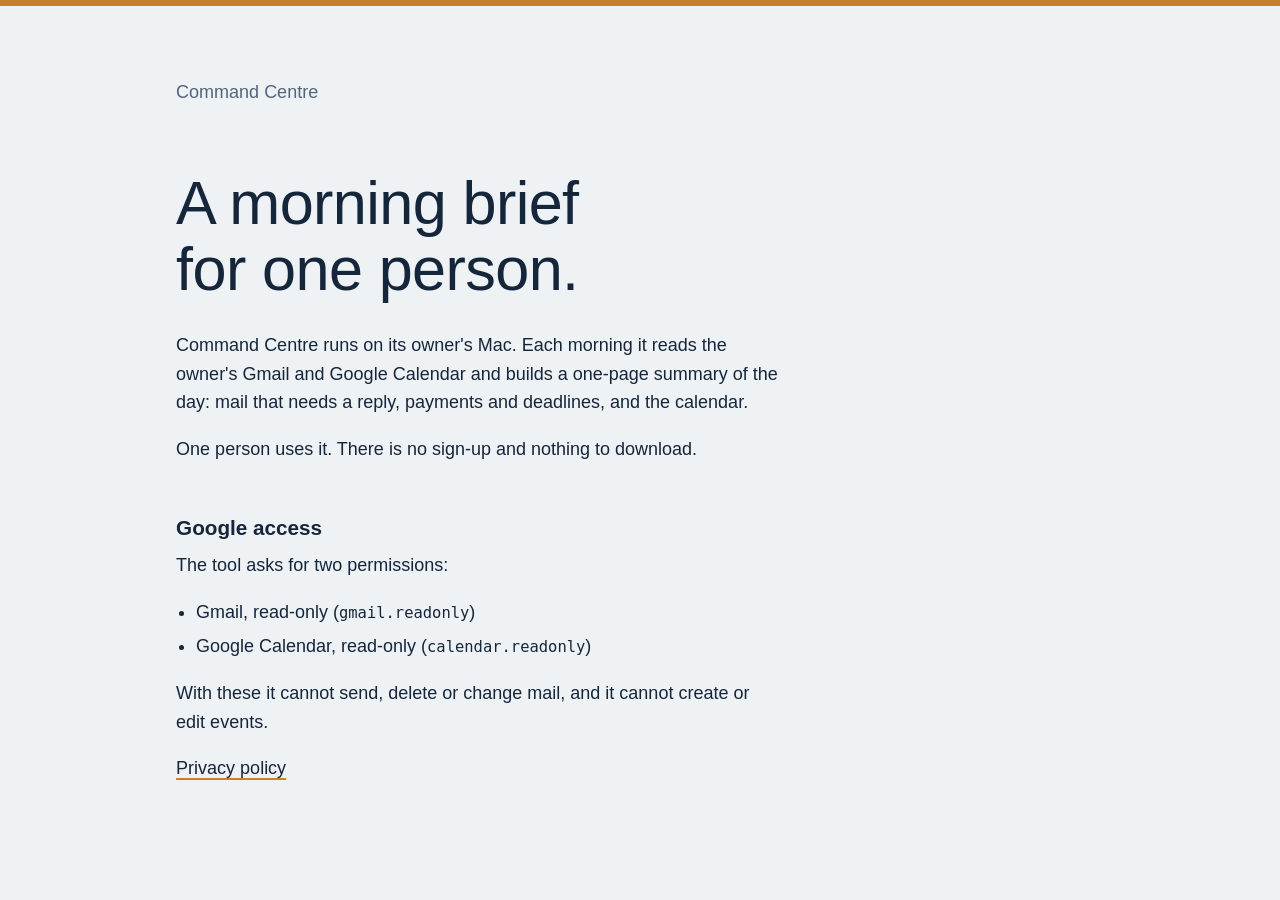
<file: index.html>
<!doctype html>
<html lang="en">
<head>
<meta charset="utf-8">
<meta name="viewport" content="width=device-width, initial-scale=1">
<meta name="robots" content="noindex">
<title>Command Centre</title>
<link rel="stylesheet" href="style.css">
</head>
<body>
<main>
  <p class="name">Command Centre</p>
  <h1>A morning brief for one person.</h1>
  <p>Command Centre runs on its owner's Mac. Each morning it reads the owner's Gmail and Google Calendar and builds a one-page summary of the day: mail that needs a reply, payments and deadlines, and the calendar.</p>
  <p>One person uses it. There is no sign-up and nothing to download.</p>

  <h2>Google access</h2>
  <p>The tool asks for two permissions:</p>
  <ul>
    <li>Gmail, read-only (<code>gmail.readonly</code>)</li>
    <li>Google Calendar, read-only (<code>calendar.readonly</code>)</li>
  </ul>
  <p>With these it cannot send, delete or change mail, and it cannot create or edit events.</p>

  <p><a href="privacy.html">Privacy policy</a></p>
</main>
</body>
</html>
</file>
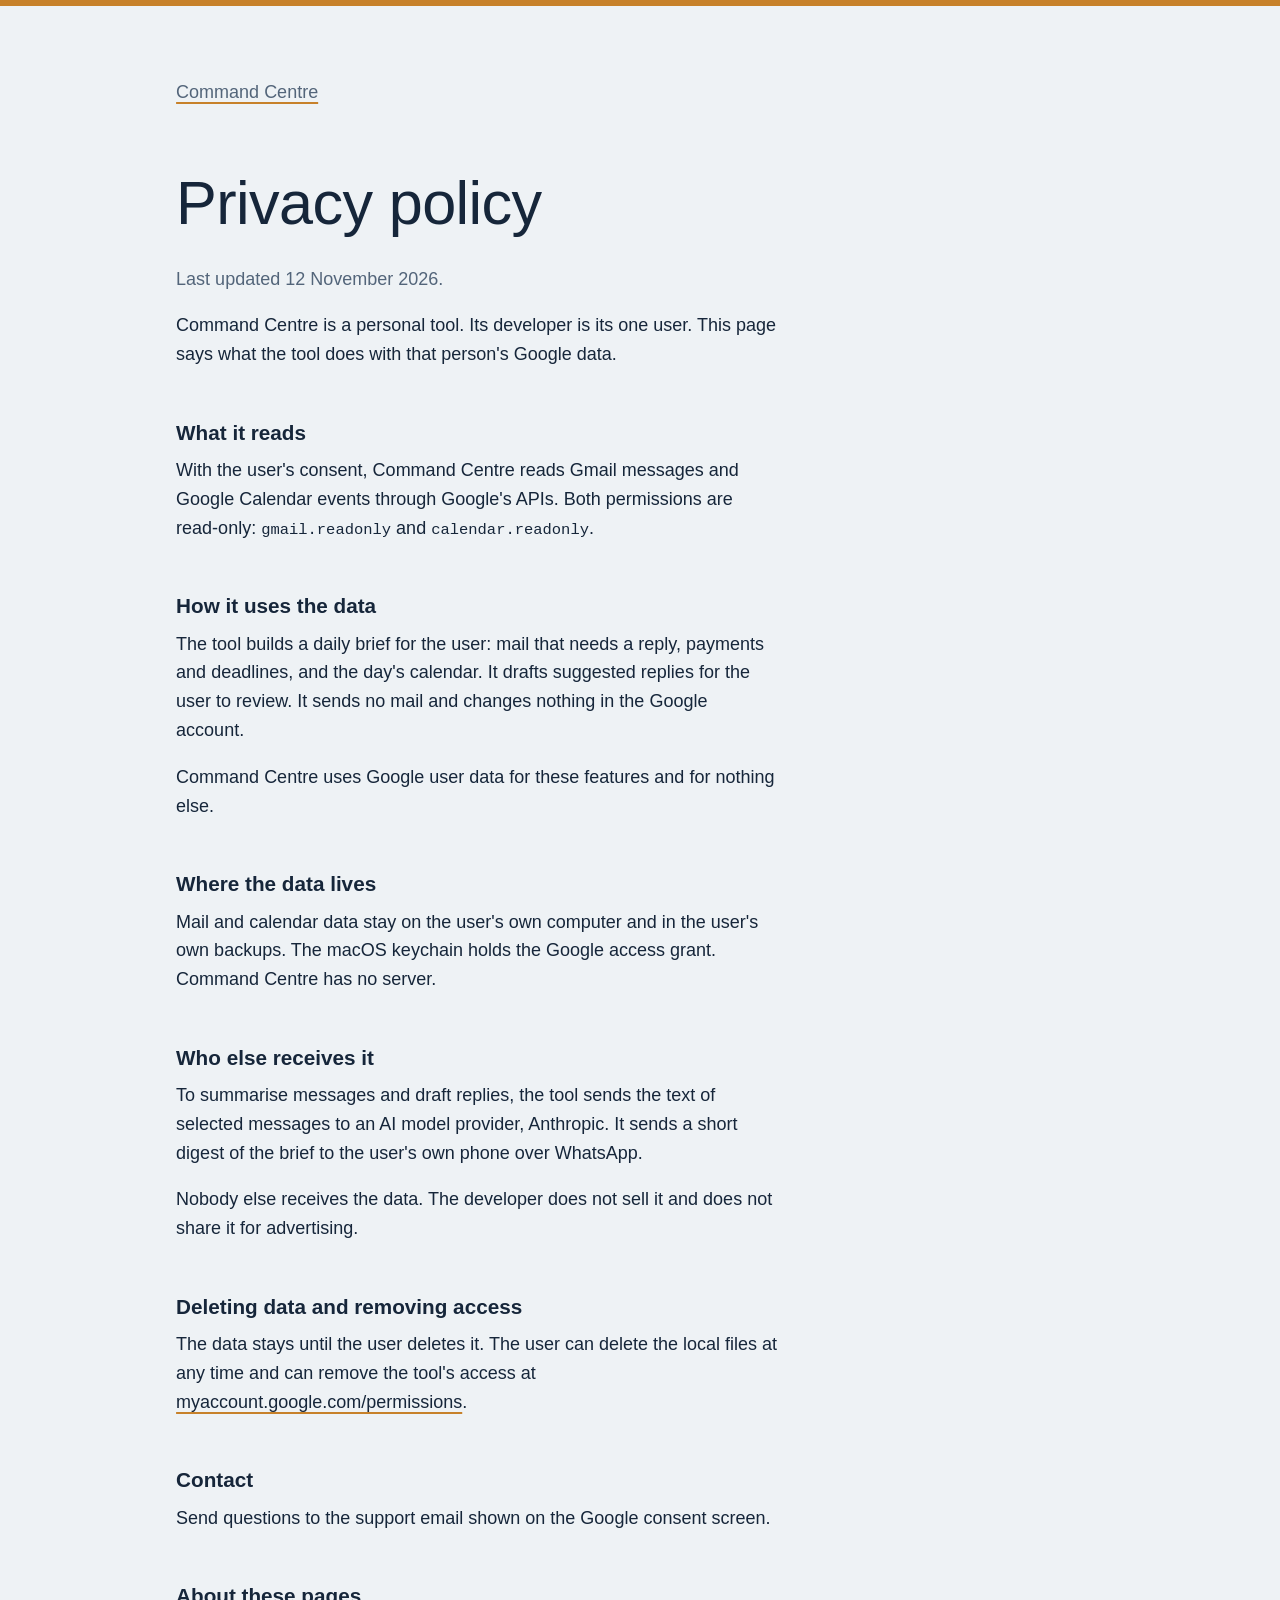
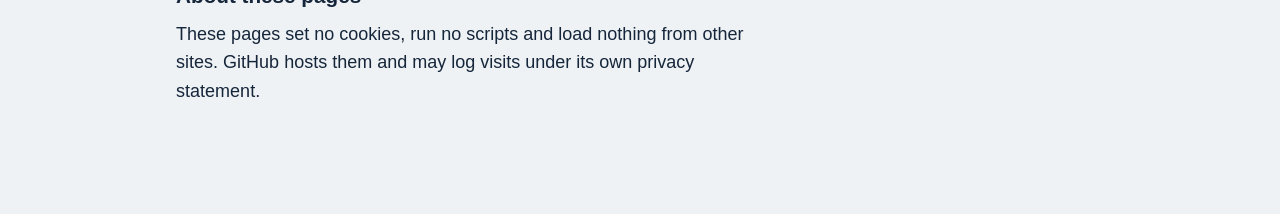
<file: privacy.html>
<!doctype html>
<html lang="en">
<head>
<meta charset="utf-8">
<meta name="viewport" content="width=device-width, initial-scale=1">
<meta name="robots" content="noindex">
<title>Command Centre privacy policy</title>
<link rel="stylesheet" href="style.css">
</head>
<body>
<main>
  <p class="name"><a href="./">Command Centre</a></p>
  <h1>Privacy policy</h1>
  <p class="updated">Last updated 12 November 2026.</p>
  <p>Command Centre is a personal tool. Its developer is its one user. This page says what the tool does with that person's Google data.</p>

  <h2>What it reads</h2>
  <p>With the user's consent, Command Centre reads Gmail messages and Google Calendar events through Google's APIs. Both permissions are read-only: <code>gmail.readonly</code> and <code>calendar.readonly</code>.</p>

  <h2>How it uses the data</h2>
  <p>The tool builds a daily brief for the user: mail that needs a reply, payments and deadlines, and the day's calendar. It drafts suggested replies for the user to review. It sends no mail and changes nothing in the Google account.</p>
  <p>Command Centre uses Google user data for these features and for nothing else.</p>

  <h2>Where the data lives</h2>
  <p>Mail and calendar data stay on the user's own computer and in the user's own backups. The macOS keychain holds the Google access grant. Command Centre has no server.</p>

  <h2>Who else receives it</h2>
  <p>To summarise messages and draft replies, the tool sends the text of selected messages to an AI model provider, Anthropic. It sends a short digest of the brief to the user's own phone over WhatsApp.</p>
  <p>Nobody else receives the data. The developer does not sell it and does not share it for advertising.</p>

  <h2>Deleting data and removing access</h2>
  <p>The data stays until the user deletes it. The user can delete the local files at any time and can remove the tool's access at <a href="https://myaccount.google.com/permissions">myaccount.google.com/permissions</a>.</p>

  <h2>Contact</h2>
  <p>Send questions to the support email shown on the Google consent screen.</p>

  <h2>About these pages</h2>
  <p>These pages set no cookies, run no scripts and load nothing from other sites. GitHub hosts them and may log visits under its own privacy statement.</p>
</main>
</body>
</html>
</file>
<file: style.css>
:root {
  --paper: #EEF2F5;
  --ink: #16263A;
  --muted: #53657A;
  --dawn: #C7812A;
  color-scheme: light dark;
}
@media (prefers-color-scheme: dark) {
  :root {
    --paper: #101A26;
    --ink: #E3EAF1;
    --muted: #93A4B6;
    --dawn: #E0A44A;
  }
}
* { box-sizing: border-box; }
html { font-size: 112.5%; }
body {
  margin: 0;
  border-top: 6px solid var(--dawn);
  background: var(--paper);
  color: var(--ink);
  font-family: Optima, Candara, "Noto Sans", "Segoe UI", sans-serif;
  line-height: 1.6;
}
main {
  max-width: 36rem;
  margin-left: clamp(0rem, 12vw, 11rem);
  padding: 4rem 1.25rem 5rem;
}
.name { margin: 0 0 3.5rem; color: var(--muted); }
h1 {
  margin: 0 0 1.6rem;
  font-size: clamp(2.1rem, 6vw, 3.4rem);
  font-weight: 500;
  line-height: 1.08;
  letter-spacing: -0.01em;
  text-wrap: balance;
}
h2 { margin: 2.6rem 0 0.4rem; font-size: 1.15rem; font-weight: 600; }
p { margin: 0 0 1rem; }
ul { margin: 0 0 1rem; padding-left: 1.1rem; }
li { margin-bottom: 0.3rem; }
code { font-family: ui-monospace, Menlo, Consolas, monospace; font-size: 0.86em; }
a {
  color: inherit;
  text-decoration-color: var(--dawn);
  text-decoration-thickness: 2px;
  text-underline-offset: 0.2em;
}
a:focus-visible { outline: 2px solid var(--dawn); outline-offset: 3px; }
.updated { color: var(--muted); }
</file>
